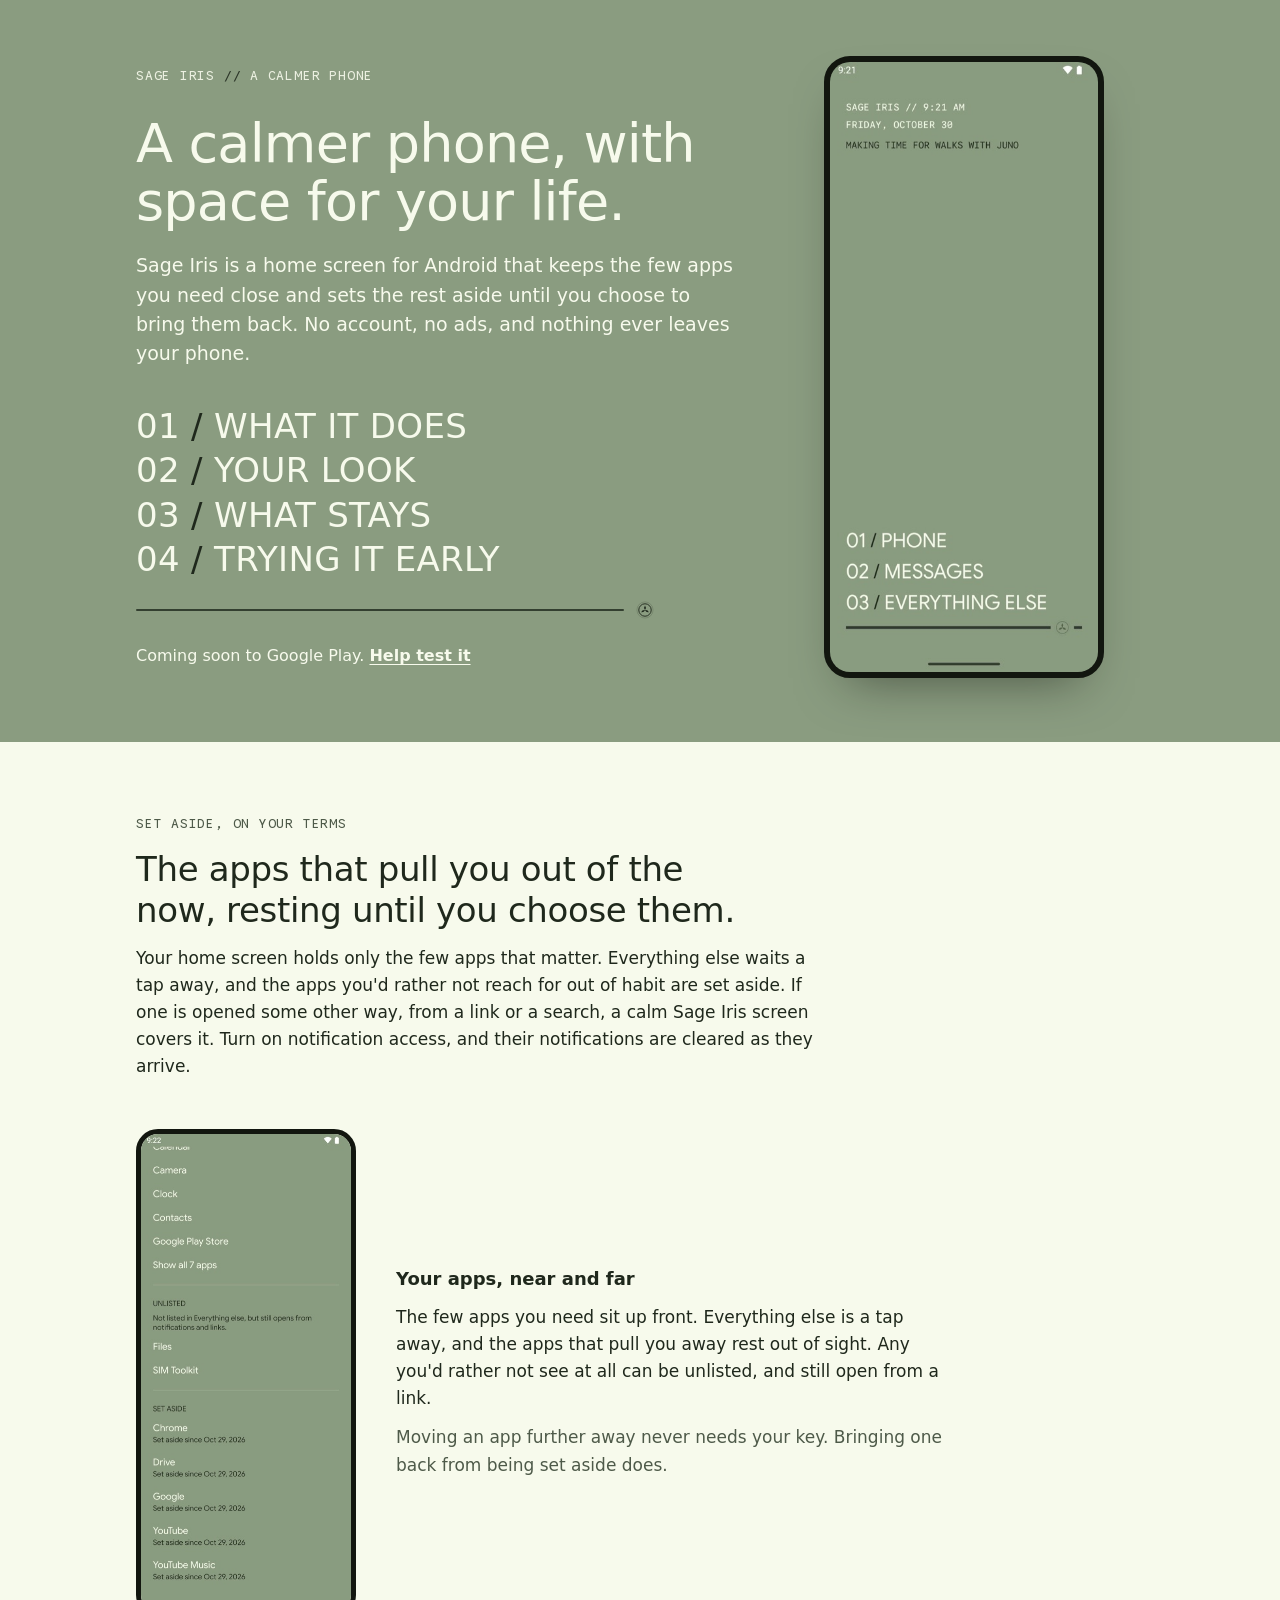
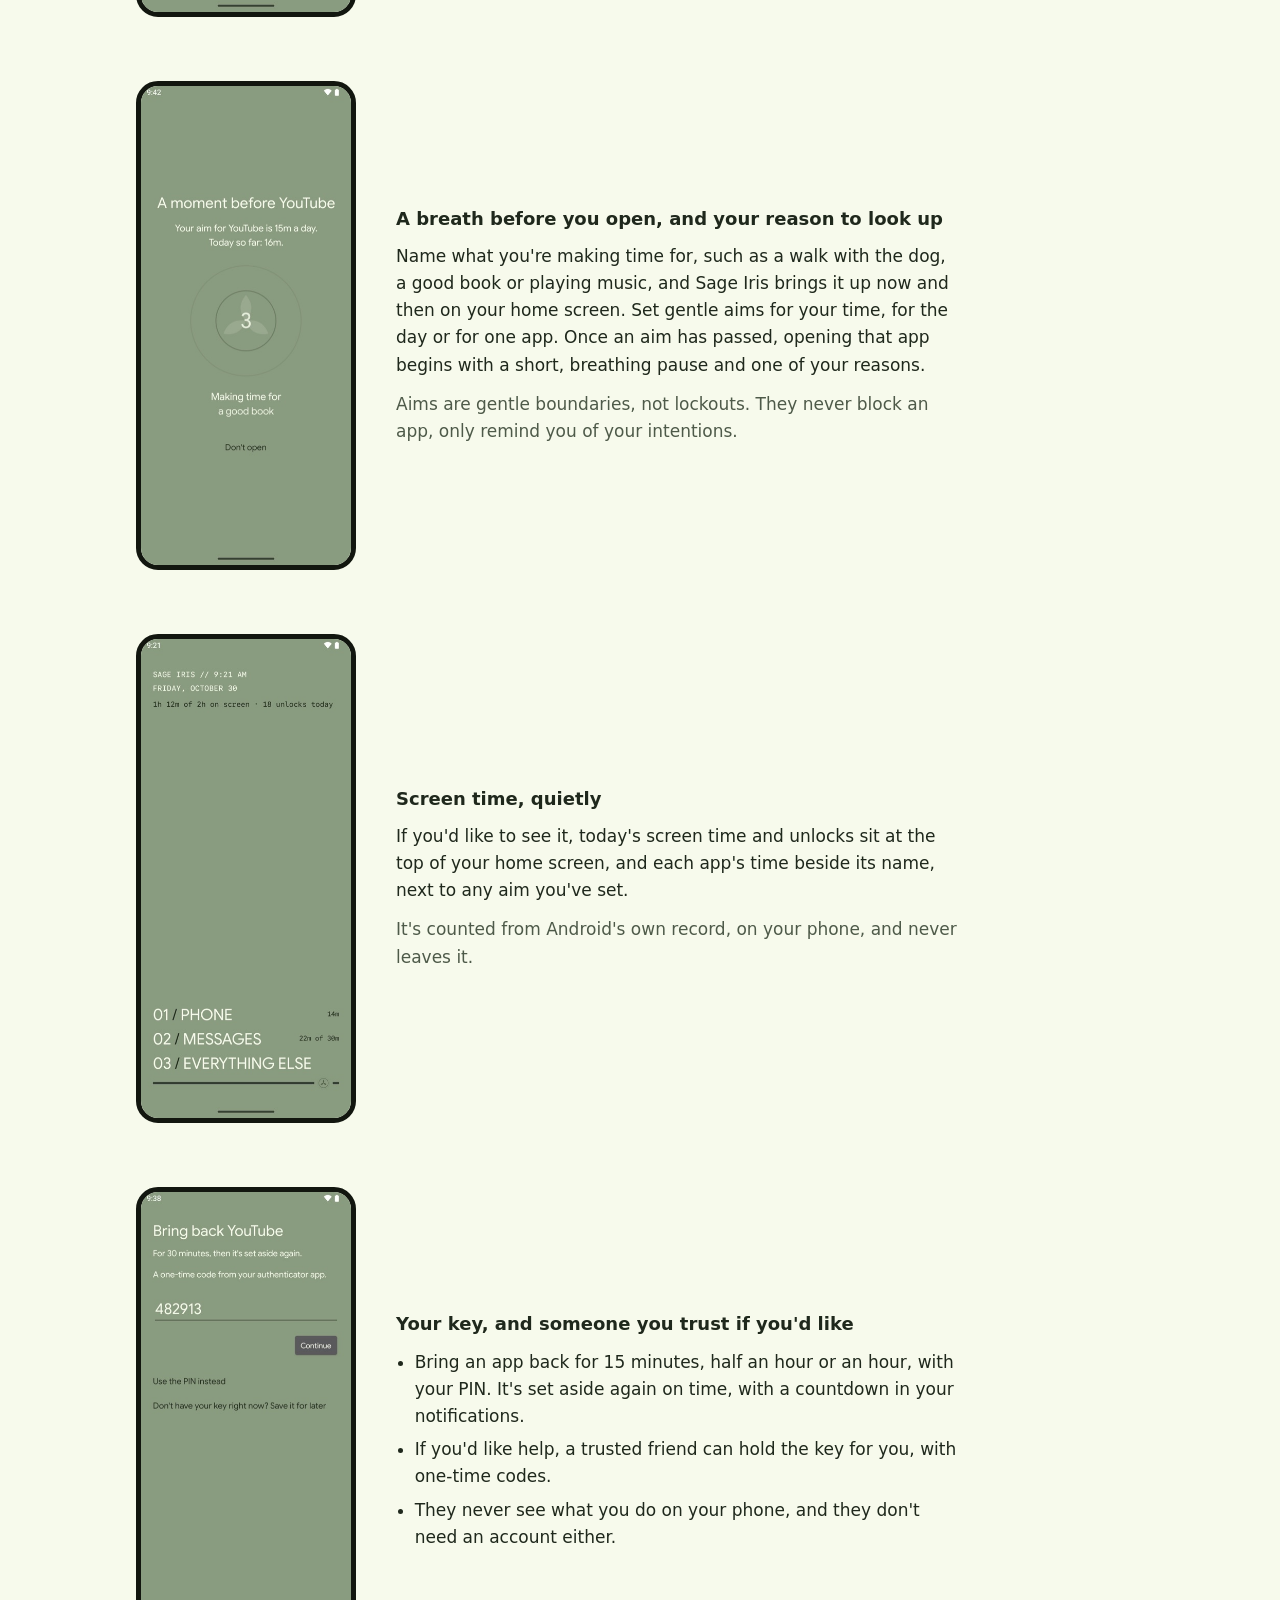
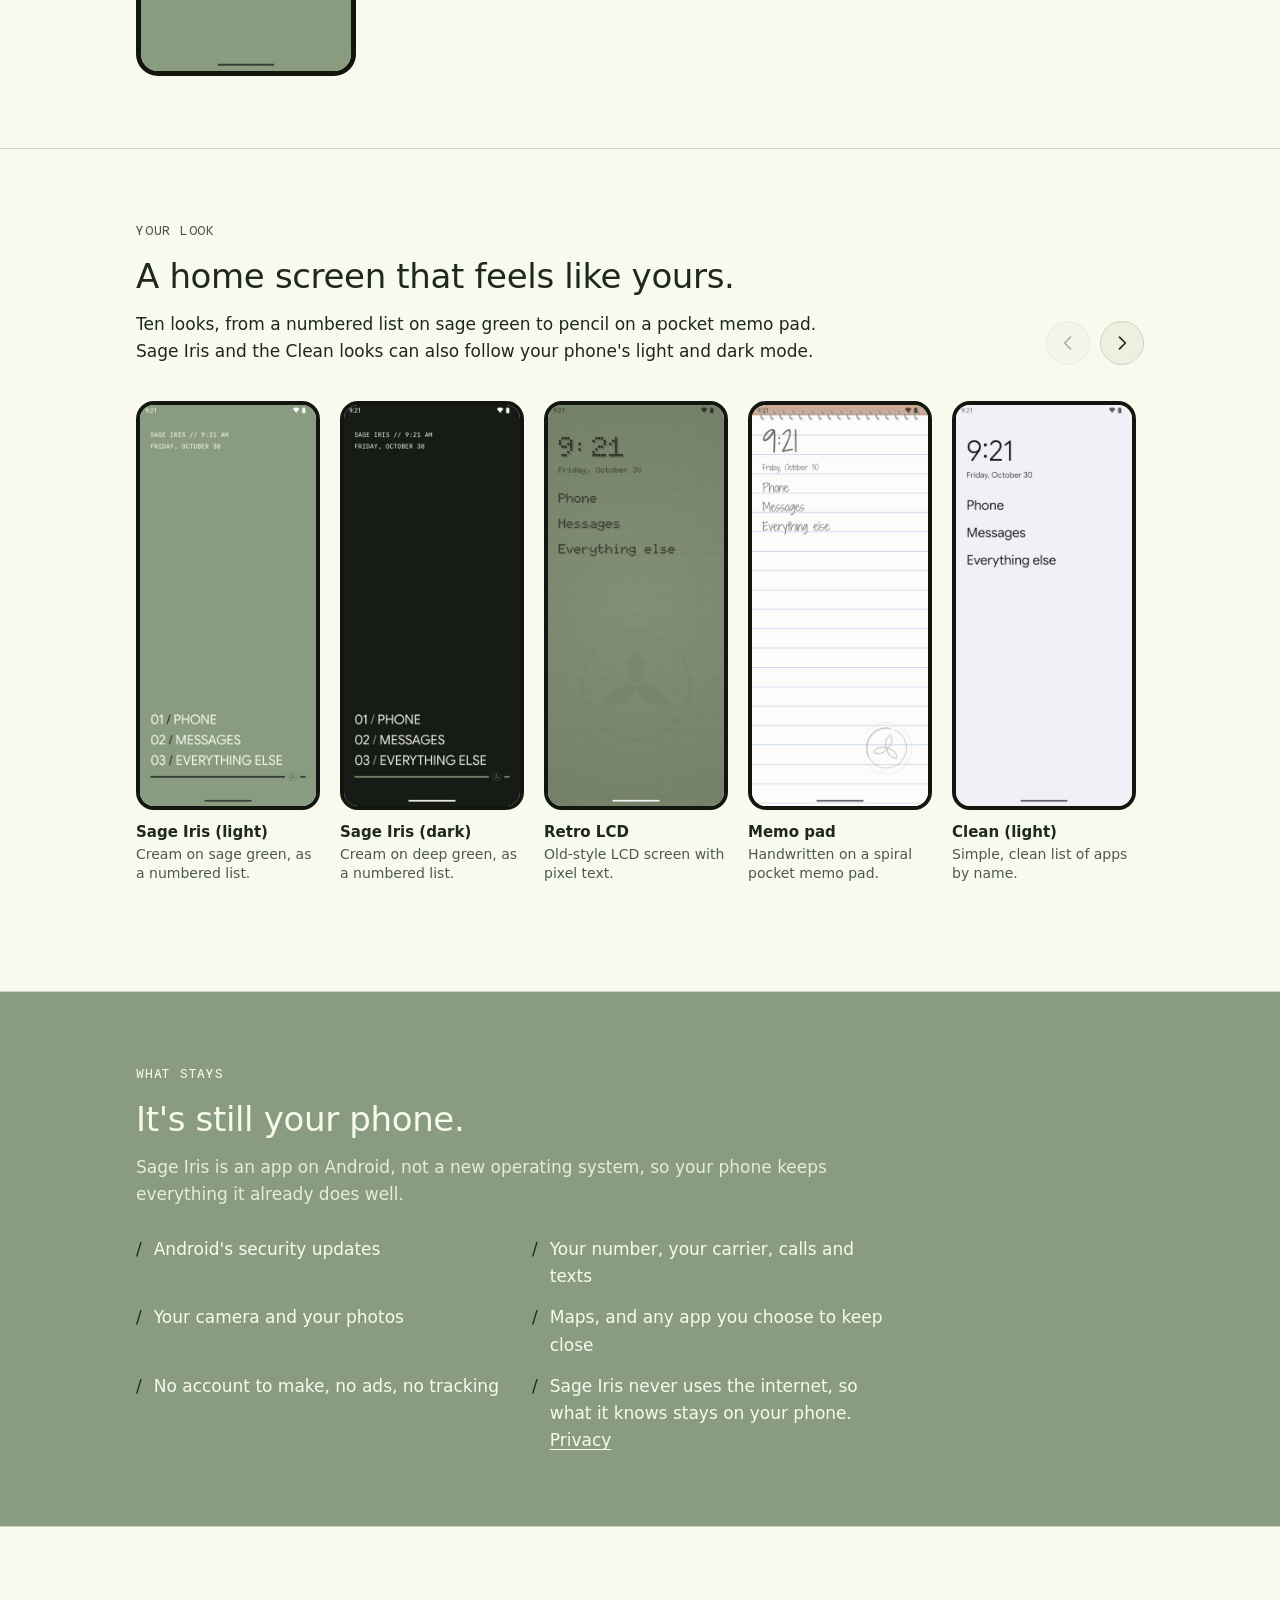
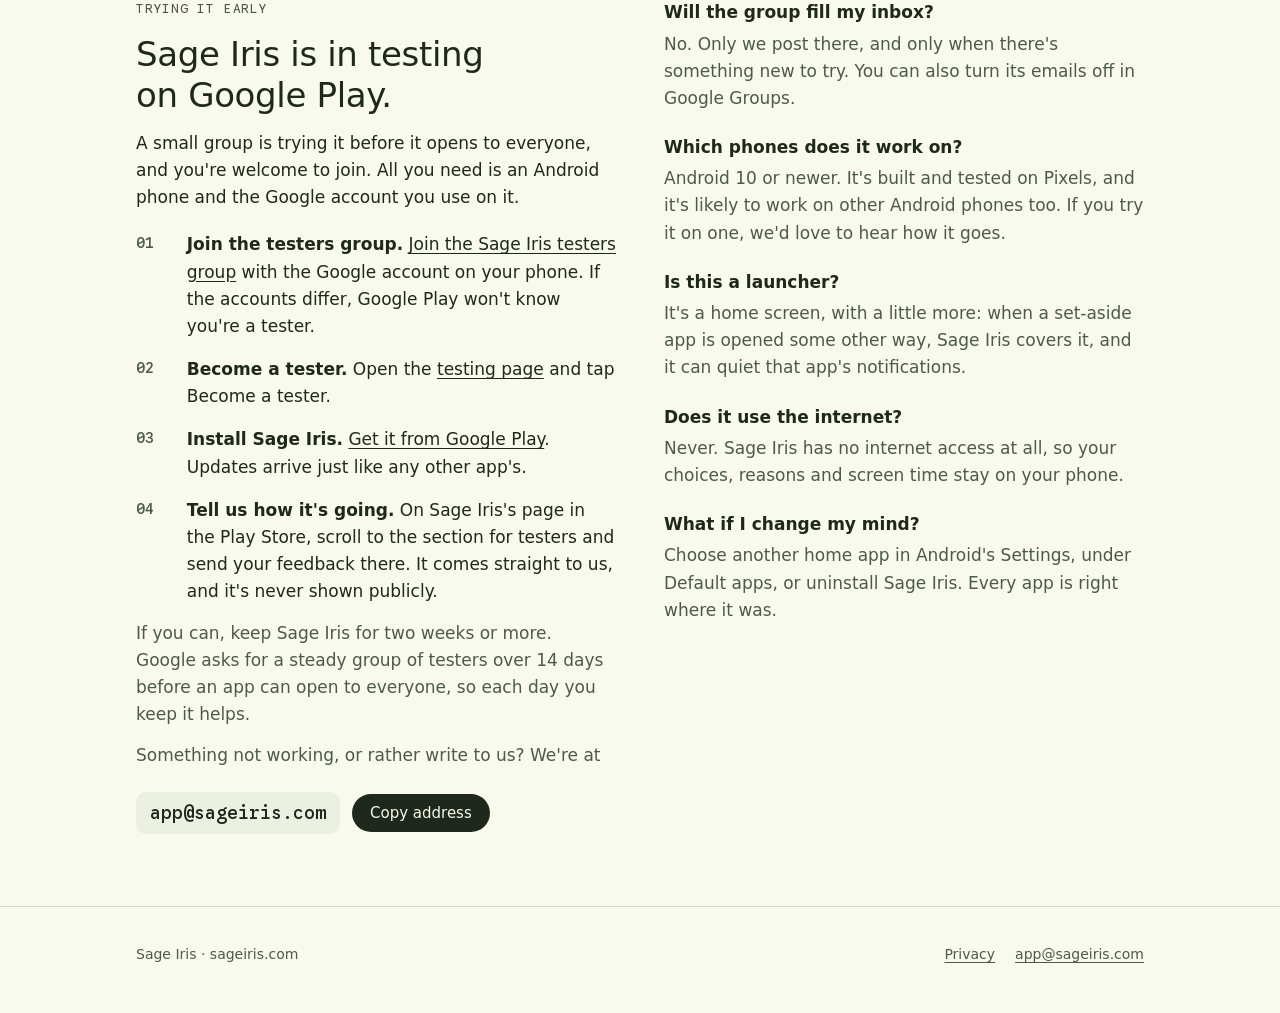
<file: index.html>
<!doctype html>
<html lang="en">
<head>
<meta charset="utf-8">
<meta name="viewport" content="width=device-width, initial-scale=1, viewport-fit=cover">
<title>Sage Iris: a calmer phone</title>
<meta name="description" content="Sage Iris is a calm home screen for Android. Keep the few apps you need close, set the rest aside until you choose them, with your own key and reasons. No account, no ads, no tracking.">
<meta name="theme-color" content="#8A9C80">
<link rel="icon" href="favicon.svg" type="image/svg+xml">
<link rel="canonical" href="https://sageiris.com/">
<meta property="og:type" content="website">
<meta property="og:url" content="https://sageiris.com/">
<meta property="og:title" content="Sage Iris: a calmer phone">
<meta property="og:description" content="A calm home screen for Android, with space for your life.">
<meta property="og:image" content="https://sageiris.com/og.png">
<meta name="twitter:card" content="summary_large_image">
<link rel="preconnect" href="https://fonts.googleapis.com">
<link rel="preconnect" href="https://fonts.gstatic.com" crossorigin>
<link rel="stylesheet" href="https://fonts.googleapis.com/css2?family=Google+Sans+Flex:wght@300..700&family=Google+Sans+Code:wght@400..700&display=swap">
<link rel="stylesheet" href="style.css">
</head>
<body>

<svg width="0" height="0" style="position:absolute" aria-hidden="true">
  <symbol id="mark" viewBox="0 0 120 120">
    <circle cx="60" cy="60" r="44" fill="none" stroke="currentColor" stroke-opacity="0.3" stroke-width="3"/>
    <circle cx="60" cy="60" r="34" fill="none" stroke="currentColor" stroke-width="5"/>
    <g fill="currentColor">
      <path d="M60 60 Q70 48 60 36 Q50 48 60 60 Z"/>
      <path d="M60 60 Q70 48 60 36 Q50 48 60 60 Z" transform="rotate(120 60 60)"/>
      <path d="M60 60 Q70 48 60 36 Q50 48 60 60 Z" transform="rotate(240 60 60)"/>
    </g>
  </symbol>
</svg>

<header class="hero">
  <div class="wrap">
    <div>
      <p class="mono status">Sage Iris <span>//</span> A calmer phone</p>
      <h1>A calmer phone, with space for your life.</h1>
      <p class="lede">Sage Iris is a home screen for Android that keeps the few apps you need close and sets the rest aside until you choose to bring them back. No account, no ads, and nothing ever leaves your phone.</p>
      <nav class="list" aria-label="On this page">
        <a href="#what"><span class="num">01</span> <span class="slash">/</span> <span class="name">What it does</span></a>
        <a href="#looks"><span class="num">02</span> <span class="slash">/</span> <span class="name">Your look</span></a>
        <a href="#stays"><span class="num">03</span> <span class="slash">/</span> <span class="name">What stays</span></a>
        <a href="#early"><span class="num">04</span> <span class="slash">/</span> <span class="name">Trying it early</span></a>
      </nav>
      <div class="rule" aria-hidden="true"><svg><use href="#mark"/></svg></div>
      <p class="soon">Coming soon to Google Play. <a href="#early">Help test it</a></p>
    </div>
    <div class="phone">
      <img class="when-light" src="img/light-home.jpg" width="420" height="933" alt="The Sage Iris home screen: Sage Iris, 9:21 AM, Friday, October 30, Making time for walks with Juno, then 01 Phone, 02 Messages, 03 Everything else">
      <img class="when-dark" src="img/dark-home.jpg" width="420" height="933" alt="The Sage Iris home screen in its dark look: the time and date, Making time for walks with Juno, then 01 Phone, 02 Messages, 03 Everything else">
    </div>
  </div>
</header>

<main>
  <section id="what">
    <div class="wrap">
      <div class="prose">
        <p class="mono soft">Set aside, on your terms</p>
        <h2>The apps that pull you out of the now, resting until you choose them.</h2>
        <p>Your home screen holds only the few apps that matter. Everything else waits a tap away, and the apps you'd rather not reach for out of habit are set aside. If one is opened some other way, from a link or a search, a calm Sage Iris screen covers it. Turn on notification access, and their notifications are cleared as they arrive.</p>
      </div>

      <div class="tour">
        <div class="stop">
          <div class="phone">
            <img class="when-light" src="img/light-setaside.jpg" width="420" height="933" loading="lazy" alt="Your apps: Files and SIM Toolkit unlisted, and Chrome, Drive, Google, YouTube and YouTube Music set aside since Oct 29">
            <img class="when-dark" src="img/dark-setaside.jpg" width="420" height="933" loading="lazy" alt="Your apps in the dark look, with the set-aside list">
          </div>
          <div class="text">
            <h3>Your apps, near and far</h3>
            <p>The few apps you need sit up front. Everything else is a tap away, and the apps that pull you away rest out of sight. Any you'd rather not see at all can be unlisted, and still open from a link.</p>
            <p class="soft">Moving an app further away never needs your key. Bringing one back from being set aside does.</p>
          </div>
        </div>

        <div class="stop">
          <div class="phone">
            <img class="when-light" src="img/light-pause.jpg" width="420" height="933" loading="lazy" alt="A moment before YouTube: your aim for YouTube is 15m a day, today so far 16m, a breathing countdown, Making time for a good book, and Don't open">
            <img class="when-dark" src="img/dark-pause.jpg" width="420" height="933" loading="lazy" alt="A moment before YouTube, in the dark look">
          </div>
          <div class="text">
            <h3>A breath before you open, and your reason to look up</h3>
            <p>Name what you're making time for, such as a walk with the dog, a good book or playing music, and Sage Iris brings it up now and then on your home screen. Set gentle aims for your time, for the day or for one app. Once an aim has passed, opening that app begins with a short, breathing pause and one of your reasons.</p>
            <p class="soft">Aims are gentle boundaries, not lockouts. They never block an app, only remind you of your intentions.</p>
          </div>
        </div>

        <div class="stop">
          <div class="phone">
            <img class="when-light" src="img/light-screen-time.jpg" width="420" height="933" loading="lazy" alt="The home screen showing 1h 12m of 2h on screen and 18 unlocks today, with 14m beside Phone and 22m of 30m beside Messages">
            <img class="when-dark" src="img/dark-screen-time.jpg" width="420" height="933" loading="lazy" alt="The same home screen with today's screen time, in the dark look">
          </div>
          <div class="text">
            <h3>Screen time, quietly</h3>
            <p>If you'd like to see it, today's screen time and unlocks sit at the top of your home screen, and each app's time beside its name, next to any aim you've set.</p>
            <p class="soft">It's counted from Android's own record, on your phone, and never leaves it.</p>
          </div>
        </div>

        <div class="stop">
          <div class="phone">
            <img class="when-light" src="img/light-key-code.jpg" width="420" height="933" loading="lazy" alt="Bring back YouTube: for 30 minutes, then it's set aside again, with a one-time code from an authenticator app typed in">
            <img class="when-dark" src="img/dark-key-code.jpg" width="420" height="933" loading="lazy" alt="Bring back YouTube with a one-time code, in the dark look">
          </div>
          <div class="text">
            <h3>Your key, and someone you trust if you'd like</h3>
            <ul>
              <li>Bring an app back for 15 minutes, half an hour or an hour, with your PIN. It's set aside again on time, with a countdown in your notifications.</li>
              <li>If you'd like help, a trusted friend can hold the key for you, with one-time codes.</li>
              <li>They never see what you do on your phone, and they don't need an account either.</li>
            </ul>
          </div>
        </div>

      </div>
    </div>
  </section>

  <section id="looks">
    <div class="wrap">
      <div class="looks-head">
        <div class="prose">
          <p class="mono soft">Your look</p>
          <h2>A home screen that feels like yours.</h2>
          <p>Ten looks, from a numbered list on sage green to pencil on a pocket memo pad. Sage Iris and the Clean looks can also follow your phone's light and dark mode.</p>
        </div>
        <div class="pan" aria-hidden="true">
          <button type="button" class="pan-prev" tabindex="-1" aria-label="Previous looks"><svg viewBox="0 0 24 24"><path d="M15 5l-7 7 7 7"/></svg></button>
          <button type="button" class="pan-next" tabindex="-1" aria-label="More looks"><svg viewBox="0 0 24 24"><path d="M9 5l7 7-7 7"/></svg></button>
        </div>
      </div>
      <div class="rail" tabindex="0" role="region" aria-label="The ten looks, side by side. Scroll sideways to see them all.">
        <ul>
          <li><figure>
            <div class="phone"><img src="img/look-sage-light.jpg" width="420" height="933" loading="lazy" alt="The home screen in Sage Iris (light): the time, the date, then Phone, Messages and Everything else"></div>
            <figcaption><b>Sage Iris (light)</b><span>Cream on sage green, as a numbered list.</span></figcaption>
          </figure></li>
          <li><figure>
            <div class="phone"><img src="img/look-sage-dark.jpg" width="420" height="933" loading="lazy" alt="The home screen in Sage Iris (dark): the time, the date, then Phone, Messages and Everything else"></div>
            <figcaption><b>Sage Iris (dark)</b><span>Cream on deep green, as a numbered list.</span></figcaption>
          </figure></li>
          <li><figure>
            <div class="phone"><img src="img/look-retro-lcd.jpg" width="420" height="933" loading="lazy" alt="The home screen in Retro LCD: the time, the date, then Phone, Messages and Everything else"></div>
            <figcaption><b>Retro LCD</b><span>Old-style LCD screen with pixel text.</span></figcaption>
          </figure></li>
          <li><figure>
            <div class="phone"><img src="img/look-memo-pad.jpg" width="420" height="933" loading="lazy" alt="The home screen in Memo pad: the time, the date, then Phone, Messages and Everything else"></div>
            <figcaption><b>Memo pad</b><span>Handwritten on a spiral pocket memo pad.</span></figcaption>
          </figure></li>
          <li><figure>
            <div class="phone"><img src="img/look-clean-light.jpg" width="420" height="933" loading="lazy" alt="The home screen in Clean (light): the time, the date, then Phone, Messages and Everything else"></div>
            <figcaption><b>Clean (light)</b><span>Simple, clean list of apps by name.</span></figcaption>
          </figure></li>
          <li><figure>
            <div class="phone"><img src="img/look-clean-dark.jpg" width="420" height="933" loading="lazy" alt="The home screen in Clean (dark): the time, the date, then Phone, Messages and Everything else"></div>
            <figcaption><b>Clean (dark)</b><span>Simple, clean list of apps by name.</span></figcaption>
          </figure></li>
          <li><figure>
            <div class="phone"><img src="img/look-clean-icons-light.jpg" width="420" height="933" loading="lazy" alt="The home screen in Clean with icons (light): the time, the date, then Phone, Messages and Everything else"></div>
            <figcaption><b>Clean with icons (light)</b><span>Same clean list, but with icons shown.</span></figcaption>
          </figure></li>
          <li><figure>
            <div class="phone"><img src="img/look-clean-icons-dark.jpg" width="420" height="933" loading="lazy" alt="The home screen in Clean with icons (dark): the time, the date, then Phone, Messages and Everything else"></div>
            <figcaption><b>Clean with icons (dark)</b><span>Same clean list, but with icons shown.</span></figcaption>
          </figure></li>
          <li><figure>
            <div class="phone"><img src="img/look-clean-grid-light.jpg" width="420" height="933" loading="lazy" alt="The home screen in Clean icon grid (light): the time, the date, then Phone, Messages and Everything else"></div>
            <figcaption><b>Clean icon grid (light)</b><span>Clean, with just the icons in a grid.</span></figcaption>
          </figure></li>
          <li><figure>
            <div class="phone"><img src="img/look-clean-grid-dark.jpg" width="420" height="933" loading="lazy" alt="The home screen in Clean icon grid (dark): the time, the date, then Phone, Messages and Everything else"></div>
            <figcaption><b>Clean icon grid (dark)</b><span>Clean, with just the icons in a grid.</span></figcaption>
          </figure></li>
        </ul>
      </div>
    </div>
  </section>

  <section class="keep" id="stays">
    <div class="wrap">
      <div class="prose">
        <p class="mono">What stays</p>
        <h2>It's still your phone.</h2>
        <p class="soft">Sage Iris is an app on Android, not a new operating system, so your phone keeps everything it already does well.</p>
      </div>
      <ul>
        <li><span class="slash">/</span><span>Android's security updates</span></li>
        <li><span class="slash">/</span><span>Your number, your carrier, calls and texts</span></li>
        <li><span class="slash">/</span><span>Your camera and your photos</span></li>
        <li><span class="slash">/</span><span>Maps, and any app you choose to keep close</span></li>
        <li><span class="slash">/</span><span>No account to make, no ads, no tracking</span></li>
        <li><span class="slash">/</span><span>Sage Iris never uses the internet, so what it knows stays on your phone. <a href="/privacy">Privacy</a></span></li>
      </ul>
    </div>
  </section>

  <section id="early">
    <div class="wrap early">
      <div class="prose">
        <p class="mono soft">Trying it early</p>
        <h2>Sage Iris is in testing on Google Play.</h2>
        <p>A small group is trying it before it opens to everyone, and you're welcome to join. All you need is an Android phone and the Google account you use on it.</p>
        <ol class="steps">
          <li><span><b>Join the testers group.</b> <a href="https://groups.google.com/g/sage-iris-testers">Join the Sage Iris testers group</a> with the Google account on your phone. If the accounts differ, Google Play won't know you're a tester.</span></li>
          <li><span><b>Become a tester.</b> Open the <a href="https://play.google.com/apps/testing/com.sageiris.phone">testing page</a> and tap Become a tester.</span></li>
          <li><span><b>Install Sage Iris.</b> <a href="https://play.google.com/store/apps/details?id=com.sageiris.phone">Get it from Google Play</a>. Updates arrive just like any other app's.</span></li>
          <li><span><b>Tell us how it's going.</b> On Sage Iris's page in the Play Store, scroll to the section for testers and send your feedback there. It comes straight to us, and it's never shown publicly.</span></li>
        </ol>
        <p class="soft">If you can, keep Sage Iris for two weeks or more. Google asks for a steady group of testers over 14 days before an app can open to everyone, so each day you keep it helps.</p>
        <p class="soft">Something not working, or rather write to us? We're at</p>
        <div class="address">
          <a id="email" href="mailto:app@sageiris.com">app@sageiris.com</a>
          <button type="button" data-copy="email">Copy address</button>
        </div>
      </div>
      <dl>
        <div><dt>Will the group fill my inbox?</dt><dd>No. Only we post there, and only when there's something new to try. You can also turn its emails off in Google Groups.</dd></div>
        <div><dt>Which phones does it work on?</dt><dd>Android 10 or newer. It's built and tested on Pixels, and it's likely to work on other Android phones too. If you try it on one, we'd love to hear how it goes.</dd></div>
        <div><dt>Is this a launcher?</dt><dd>It's a home screen, with a little more: when a set-aside app is opened some other way, Sage Iris covers it, and it can quiet that app's notifications.</dd></div>
        <div><dt>Does it use the internet?</dt><dd>Never. Sage Iris has no internet access at all, so your choices, reasons and screen time stay on your phone.</dd></div>
        <div><dt>What if I change my mind?</dt><dd>Choose another home app in Android's Settings, under Default apps, or uninstall Sage Iris. Every app is right where it was.</dd></div>
      </dl>
    </div>
  </section>
</main>

<footer>
  <div class="wrap">
    <span>Sage Iris · sageiris.com</span>
    <nav aria-label="Footer">
      <a href="/privacy">Privacy</a>
      <a href="mailto:app@sageiris.com">app@sageiris.com</a>
    </nav>
  </div>
</footer>

<script>
  // The looks rail: the arrows pan by a screenful of cards and rest at either end.
  document.querySelectorAll('.rail').forEach(function (rail) {
    var section = rail.closest('section');
    var prev = section.querySelector('.pan-prev'), next = section.querySelector('.pan-next');
    var step = function () { return Math.max(rail.clientWidth * 0.8, 200); };
    var update = function () {
      prev.disabled = rail.scrollLeft <= 2;
      next.disabled = rail.scrollLeft + rail.clientWidth >= rail.scrollWidth - 2;
    };
    prev.addEventListener('click', function () { rail.scrollBy({ left: -step(), behavior: 'smooth' }); });
    next.addEventListener('click', function () { rail.scrollBy({ left: step(), behavior: 'smooth' }); });
    rail.addEventListener('scroll', update, { passive: true });
    window.addEventListener('resize', update);
    update();
  });

  document.querySelectorAll('button[data-copy]').forEach(function (button) {
    button.addEventListener('click', function () {
      var target = document.getElementById(button.dataset.copy);
      var label = button.textContent;
      var done = function (text) { button.textContent = text; setTimeout(function () { button.textContent = label; }, 1600); };
      var select = function () {
        var range = document.createRange();
        range.selectNodeContents(target);
        var selection = window.getSelection();
        selection.removeAllRanges();
        selection.addRange(range);
        done('Selected');
      };
      try {
        navigator.clipboard.writeText(target.textContent).then(function () { done('Copied'); }, select);
      } catch (e) {
        select();
      }
    });
  });
</script>
</body>
</html>
</file>
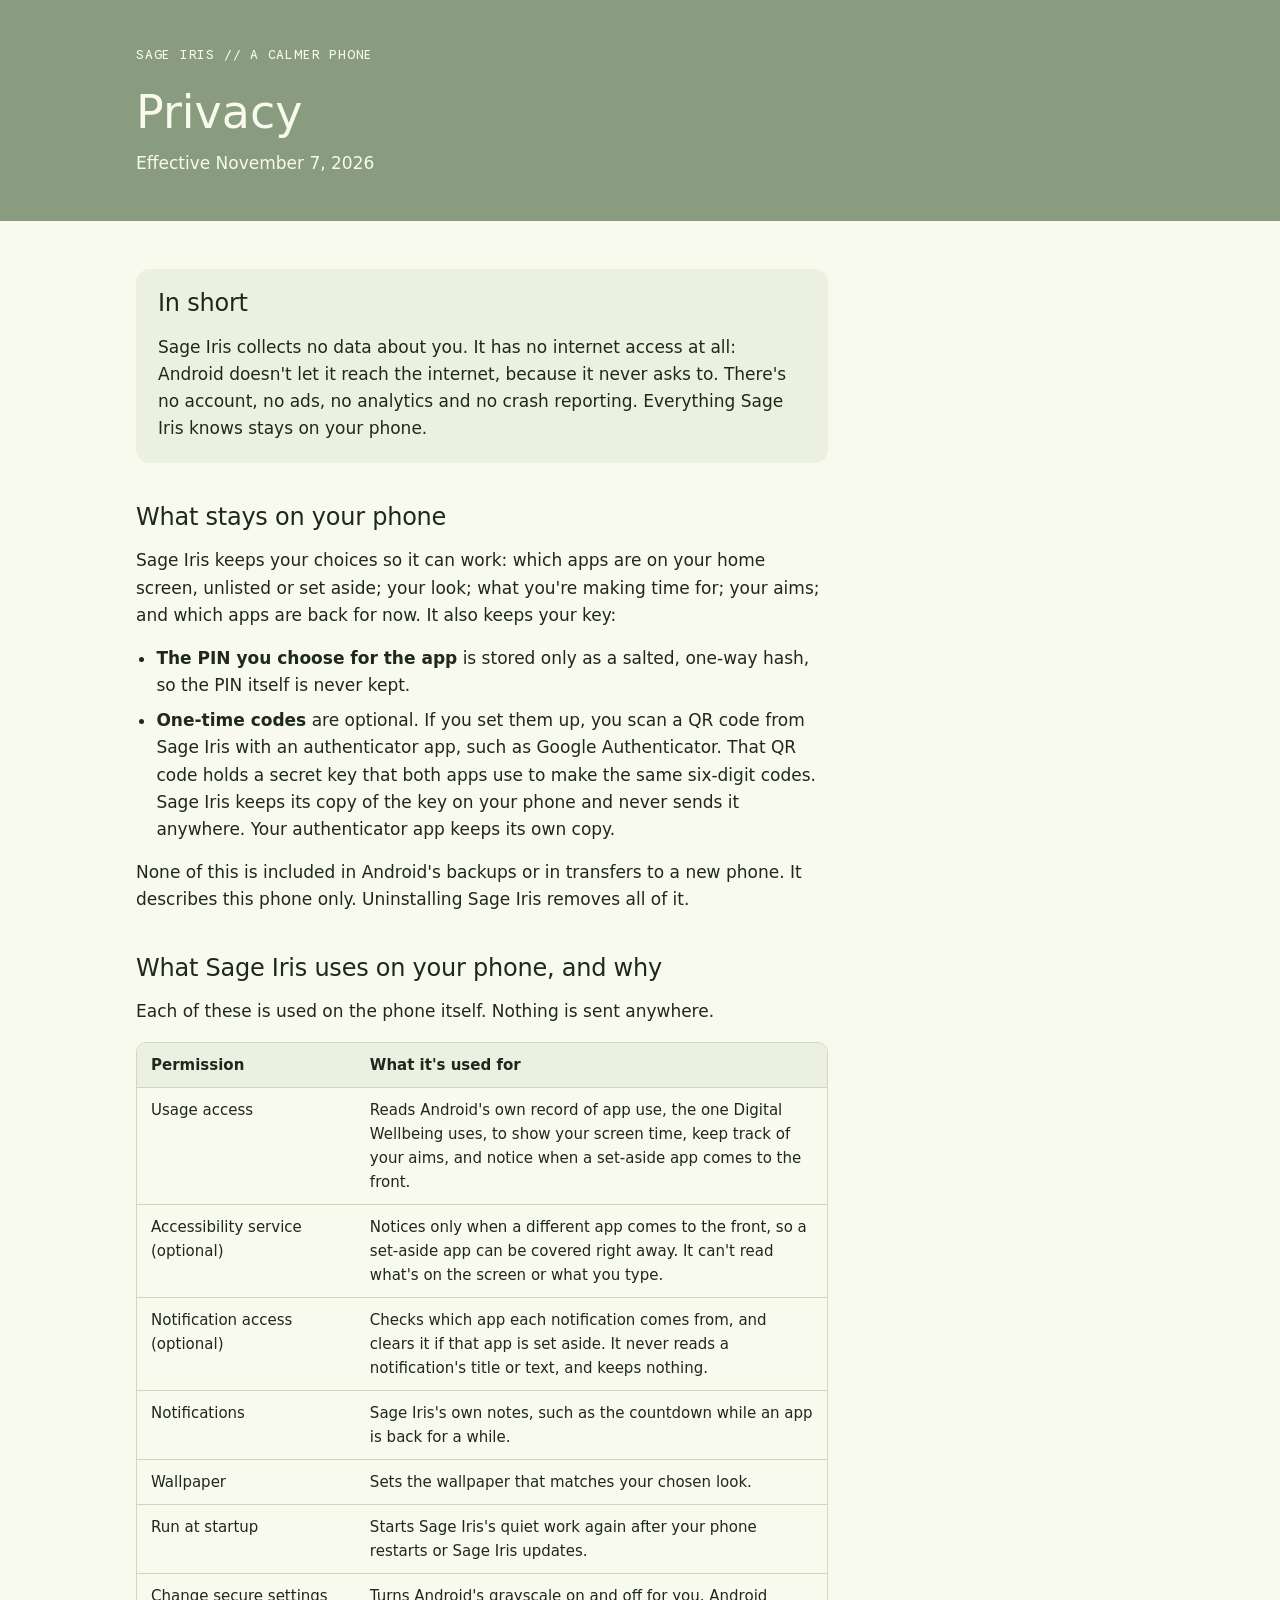
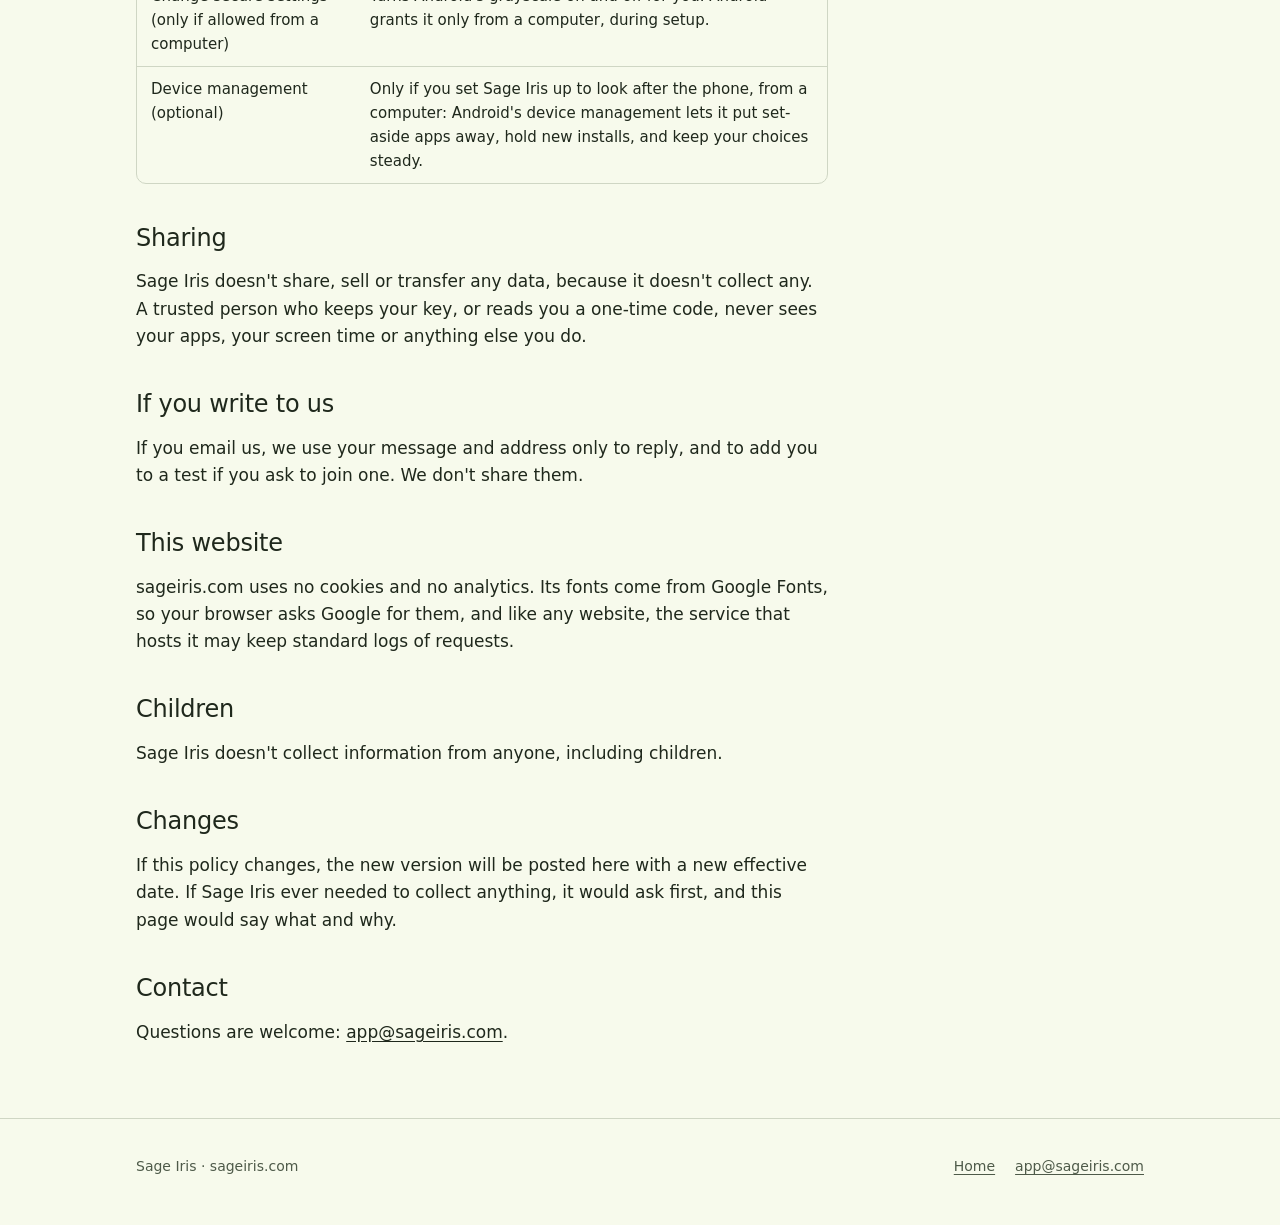
<file: privacy.html>
<!doctype html>
<html lang="en">
<head>
<meta charset="utf-8">
<meta name="viewport" content="width=device-width, initial-scale=1, viewport-fit=cover">
<title>Privacy · Sage Iris</title>
<meta name="description" content="Sage Iris collects no data. It has no internet access, no account, no ads and no analytics, so everything it knows stays on your phone.">
<meta name="theme-color" content="#8A9C80">
<link rel="icon" href="favicon.svg" type="image/svg+xml">
<link rel="canonical" href="https://sageiris.com/privacy">
<link rel="preconnect" href="https://fonts.googleapis.com">
<link rel="preconnect" href="https://fonts.gstatic.com" crossorigin>
<link rel="stylesheet" href="https://fonts.googleapis.com/css2?family=Google+Sans+Flex:wght@300..700&family=Google+Sans+Code:wght@400..700&display=swap">
<link rel="stylesheet" href="style.css">
</head>
<body>

<header class="doc-head">
  <div class="wrap">
    <a class="mono" href="/">Sage Iris <span aria-hidden="true">//</span> A calmer phone</a>
    <h1>Privacy</h1>
    <p>Effective November 7, 2026</p>
  </div>
</header>

<main class="doc">
  <div class="wrap">
    <div class="prose">
      <div class="summary prose">
        <h2 style="margin-top: 0;">In short</h2>
        <p>Sage Iris collects no data about you. It has no internet access at all: Android doesn't let it reach the internet, because it never asks to. There's no account, no ads, no analytics and no crash reporting. Everything Sage Iris knows stays on your phone.</p>
      </div>

      <h2>What stays on your phone</h2>
      <p>Sage Iris keeps your choices so it can work: which apps are on your home screen, unlisted or set aside; your look; what you're making time for; your aims; and which apps are back for now. It also keeps your key:</p>
      <ul>
        <li><b>The PIN you choose for the app</b> is stored only as a salted, one-way hash, so the PIN itself is never kept.</li>
        <li><b>One-time codes</b> are optional. If you set them up, you scan a QR code from Sage Iris with an authenticator app, such as Google Authenticator. That QR code holds a secret key that both apps use to make the same six-digit codes. Sage Iris keeps its copy of the key on your phone and never sends it anywhere. Your authenticator app keeps its own copy.</li>
      </ul>
      <p>None of this is included in Android's backups or in transfers to a new phone. It describes this phone only. Uninstalling Sage Iris removes all of it.</p>

      <h2>What Sage Iris uses on your phone, and why</h2>
      <p>Each of these is used on the phone itself. Nothing is sent anywhere.</p>
      <div class="table-wrap">
        <table>
          <thead><tr><th>Permission</th><th>What it's used for</th></tr></thead>
          <tbody>
            <tr><td>Usage access</td><td>Reads Android's own record of app use, the one Digital Wellbeing uses, to show your screen time, keep track of your aims, and notice when a set-aside app comes to the front.</td></tr>
            <tr><td>Accessibility service (optional)</td><td>Notices only when a different app comes to the front, so a set-aside app can be covered right away. It can't read what's on the screen or what you type.</td></tr>
            <tr><td>Notification access (optional)</td><td>Checks which app each notification comes from, and clears it if that app is set aside. It never reads a notification's title or text, and keeps nothing.</td></tr>
            <tr><td>Notifications</td><td>Sage Iris's own notes, such as the countdown while an app is back for a while.</td></tr>
            <tr><td>Wallpaper</td><td>Sets the wallpaper that matches your chosen look.</td></tr>
            <tr><td>Run at startup</td><td>Starts Sage Iris's quiet work again after your phone restarts or Sage Iris updates.</td></tr>
            <tr><td>Change secure settings (only if allowed from a computer)</td><td>Turns Android's grayscale on and off for you. Android grants it only from a computer, during setup.</td></tr>
            <tr><td>Device management (optional)</td><td>Only if you set Sage Iris up to look after the phone, from a computer: Android's device management lets it put set-aside apps away, hold new installs, and keep your choices steady.</td></tr>
          </tbody>
        </table>
      </div>

      <h2>Sharing</h2>
      <p>Sage Iris doesn't share, sell or transfer any data, because it doesn't collect any. A trusted person who keeps your key, or reads you a one-time code, never sees your apps, your screen time or anything else you do.</p>

      <h2>If you write to us</h2>
      <p>If you email us, we use your message and address only to reply, and to add you to a test if you ask to join one. We don't share them.</p>

      <h2>This website</h2>
      <p>sageiris.com uses no cookies and no analytics. Its fonts come from Google Fonts, so your browser asks Google for them, and like any website, the service that hosts it may keep standard logs of requests.</p>

      <h2>Children</h2>
      <p>Sage Iris doesn't collect information from anyone, including children.</p>

      <h2>Changes</h2>
      <p>If this policy changes, the new version will be posted here with a new effective date. If Sage Iris ever needed to collect anything, it would ask first, and this page would say what and why.</p>

      <h2>Contact</h2>
      <p>Questions are welcome: <a href="mailto:app@sageiris.com">app@sageiris.com</a>.</p>
    </div>
  </div>
</main>

<footer>
  <div class="wrap">
    <span>Sage Iris · sageiris.com</span>
    <nav aria-label="Footer">
      <a href="/">Home</a>
      <a href="mailto:app@sageiris.com">app@sageiris.com</a>
    </nav>
  </div>
</footer>
</body>
</html>
</file>
<file: style.css>
/* sageiris.com: one calm column, like the phone's own list. The hero is the home screen itself, set in
   type, beside the real screen; sage bands mark the places the page speaks about the phone. */
:root {
  --page: #F7FAEC;        /* the app's cream */
  --ink: #1F281C;         /* the app's dark ink */
  --soft: #4E5A49;        /* quieter text, ink toward sage */
  --sage: #8A9C80;        /* the app's sage ground */
  --on-sage: #F7FAEC;
  --sage-ink: #1F281C;    /* slashes and small text on sage */
  --rule: #CFD6C4;
  --panel: #ECF0E1;
  --font-body: "Google Sans Flex", "Roboto", system-ui, sans-serif;
  --font-mono: "Google Sans Code", ui-monospace, "SFMono-Regular", Menlo, monospace;
  --measure: 64ch;
  color-scheme: light;
}
@media (prefers-color-scheme: dark) {
  :root {
    --page: #161C15; --ink: #E9ECDF; --soft: #AEB8A6; --sage: #232C21; --on-sage: #E9ECDF;
    --sage-ink: #8A9E82; --rule: #313833; --panel: #1C231B;
    color-scheme: dark;
  }
}

/* Each screenshot comes in the app's light and dark looks; the page shows the one that matches. */
.phone .when-dark { display: none; }
@media (prefers-color-scheme: dark) {
  .phone .when-dark { display: block; }
  .phone .when-light { display: none; }
}

* { box-sizing: border-box; }
html { scroll-behavior: smooth; -webkit-text-size-adjust: 100%; }
@media (prefers-reduced-motion: reduce) { html { scroll-behavior: auto; } }
body { background: var(--page); color: var(--ink); font: 400 17px/1.6 var(--font-body); margin: 0; }
.wrap { max-width: 1040px; margin: 0 auto; padding-left: max(16px, env(safe-area-inset-left, 0px)); padding-right: max(16px, env(safe-area-inset-right, 0px)); }
a { color: inherit; text-underline-offset: 3px; }
a:focus-visible, button:focus-visible { outline: 2px solid var(--sage-ink); outline-offset: 3px; border-radius: 4px; }
h1, h2, h3 { text-wrap: balance; margin: 0; font-weight: 500; }
h2 { font-size: clamp(26px, 3.4vw, 34px); line-height: 1.2; letter-spacing: -0.01em; }
h3 { font-size: 18px; line-height: 1.35; font-weight: 600; }
p { margin: 0; }
.mono { font-family: var(--font-mono); font-size: 13px; letter-spacing: 0.06em; text-transform: uppercase; }
.prose { max-width: var(--measure); display: grid; gap: 14px; }
.soft { color: var(--soft); }
section { padding-block: 72px; }
section + section { border-top: 1px solid var(--rule); }

/* Hero: the sage home screen. */
.hero { background: var(--sage); color: var(--on-sage); padding-block: 56px 64px; }
.hero .wrap { display: grid; grid-template-columns: minmax(0, 1.25fr) minmax(0, 0.75fr); gap: 48px; align-items: center; }
.hero .status { opacity: 0.9; }
.hero .status span, .hero .slash { color: var(--sage-ink); }
.hero h1 { font-size: clamp(34px, 5vw, 54px); line-height: 1.08; font-weight: 400; letter-spacing: -0.015em; margin-top: 28px; }
.hero .lede { font-size: 19px; line-height: 1.55; margin-top: 20px; max-width: 34em; }
.list { margin-top: 36px; display: grid; gap: 2px; font-weight: 300; font-size: clamp(24px, 3.2vw, 34px); line-height: 1.25; text-transform: uppercase; letter-spacing: 0.01em; }
.list a { text-decoration: none; display: inline-block; }
.list a:hover .name { text-decoration: underline; text-decoration-thickness: 1px; }
.rule { margin-top: 18px; display: flex; align-items: center; gap: 10px; max-width: 520px; }
.rule::before { content: ""; flex: 1; height: 2px; background: var(--sage-ink); opacity: 0.8; border-radius: 1px; }
.rule svg { width: 22px; height: 22px; color: var(--sage-ink); flex: none; }
.soon { margin-top: 22px; font-size: 16px; }
.soon a { font-weight: 600; }
.phone { width: 100%; max-width: 280px; aspect-ratio: 1080 / 2400; border-radius: 26px; border: 6px solid #12160F; overflow: hidden; background: #12160F; justify-self: center; box-shadow: 0 24px 50px -24px rgba(18, 22, 15, 0.55); }
.phone img { display: block; width: 100%; height: 100%; object-fit: cover; }

/* The features, each beside its screen. */
.tour { display: grid; gap: 64px; margin-top: 48px; }
.stop { display: grid; grid-template-columns: 220px minmax(0, 1fr); gap: 40px; align-items: center; }
.stop .phone { max-width: 220px; border-width: 5px; border-radius: 22px; box-shadow: none; }
.stop .text { display: grid; gap: 12px; max-width: 52ch; }
.stop .text ul { margin: 0; padding-left: 1.1em; display: grid; gap: 6px; }
/* Your look: every look in a row that pans, like the app's own picker. */
.looks-head { display: flex; justify-content: space-between; align-items: end; gap: 24px; }
.pan { display: flex; gap: 10px; flex: none; }
.pan button { width: 44px; height: 44px; border-radius: 50%; border: 1px solid var(--rule); background: var(--panel); color: var(--ink); display: grid; place-items: center; cursor: pointer; padding: 0; }
.pan button:hover:not(:disabled) { border-color: var(--soft); }
.pan button:disabled { opacity: 0.35; cursor: default; }
.pan svg { width: 20px; height: 20px; fill: none; stroke: currentColor; stroke-width: 2; stroke-linecap: round; stroke-linejoin: round; }
.rail { margin-top: 36px; overflow-x: auto; scroll-snap-type: x mandatory; overscroll-behavior-x: contain; scrollbar-width: thin; padding-bottom: 14px; border-radius: 4px; }
.rail:focus-visible { outline: 2px solid var(--sage-ink); outline-offset: 4px; }
.rail ul { list-style: none; margin: 0; padding: 0; display: grid; grid-auto-flow: column; grid-auto-columns: 184px; gap: 20px; }
.rail li { scroll-snap-align: start; }
.rail figure { margin: 0; display: grid; gap: 12px; }
.rail .phone { max-width: none; border-width: 4px; border-radius: 18px; box-shadow: none; }
.rail figcaption { display: grid; gap: 2px; font-size: 15px; line-height: 1.4; }
.rail figcaption span { color: var(--soft); font-size: 14px; }

/* What stays: a sage band. */
.keep { background: var(--sage); color: var(--on-sage); }
.keep .soft { color: var(--on-sage); opacity: 0.85; }
.keep ul { list-style: none; margin: 28px 0 0; padding: 0; display: grid; grid-template-columns: repeat(2, minmax(0, 1fr)); gap: 14px 32px; max-width: 760px; }
.keep li { display: grid; grid-template-columns: auto minmax(0, 1fr); gap: 12px; }
.keep li .slash { color: var(--sage-ink); font-weight: 300; }

/* Trying it early, and questions. */
.early { display: grid; grid-template-columns: minmax(0, 1fr) minmax(0, 1fr); gap: 48px; align-items: start; }
.address { display: flex; flex-wrap: wrap; align-items: center; gap: 12px; margin-top: 8px; }
.address a { font: 500 18px var(--font-mono); background: var(--panel); padding: 10px 14px; border-radius: 10px; text-decoration: none; }
.address button { font: 500 15px var(--font-body); color: var(--page); background: var(--ink); border: 0; border-radius: 999px; padding: 10px 18px; cursor: pointer; }
.steps { list-style: none; counter-reset: step; margin: 6px 0 0; padding: 0; display: grid; gap: 16px; }
.steps li { counter-increment: step; display: grid; grid-template-columns: 2.4em minmax(0, 1fr); column-gap: 10px; }
.steps li::before { content: counter(step, decimal-leading-zero); font: 500 15px/1.7 var(--font-mono); color: var(--soft); }
.steps b { font-weight: 600; }
dl { margin: 0; display: grid; gap: 22px; }
dt { font-weight: 600; }
dd { margin: 4px 0 0; color: var(--soft); }

footer { padding-block: 36px 48px; border-top: 1px solid var(--rule); }
footer .wrap { display: flex; flex-wrap: wrap; justify-content: space-between; gap: 12px 24px; color: var(--soft); font-size: 14px; }
footer nav { display: flex; flex-wrap: wrap; gap: 8px 20px; }

/* The privacy policy: a plain reading page. */
.doc-head { background: var(--sage); color: var(--on-sage); padding-block: 40px 44px; }
.doc-head a { text-decoration: none; }
.doc-head h1 { font-size: clamp(32px, 4.4vw, 46px); font-weight: 400; line-height: 1.1; margin-top: 20px; }
.doc-head p { margin-top: 12px; }
.doc { padding-block: 48px 72px; }
.doc .prose { gap: 16px; }
.doc h2 { font-size: 24px; margin-top: 24px; }
.doc ul { margin: 0; padding-left: 1.2em; display: grid; gap: 8px; }
.doc .summary { background: var(--panel); border-radius: 14px; padding: 20px 22px; }
.table-wrap { overflow-x: auto; border: 1px solid var(--rule); border-radius: 10px; }
table { border-collapse: collapse; width: 100%; font-size: 15px; }
th, td { text-align: left; padding: 10px 14px; border-bottom: 1px solid var(--rule); vertical-align: top; }
th { background: var(--panel); font-weight: 600; }
tr:last-child td { border-bottom: 0; }

@media (max-width: 820px) {
  .hero .wrap, .early { grid-template-columns: minmax(0, 1fr); gap: 36px; }
  .hero .phone { max-width: 240px; }
  .stop { grid-template-columns: 140px minmax(0, 1fr); gap: 22px; align-items: start; }
  .stop .phone { max-width: 140px; border-width: 4px; border-radius: 16px; }
}
@media (max-width: 560px) {
  section { padding-block: 52px; }
  .keep ul { grid-template-columns: minmax(0, 1fr); }
  .pan { display: none; }
  .rail ul { grid-auto-columns: 150px; gap: 14px; }
  .stop { grid-template-columns: minmax(0, 1fr); }
  .stop .phone { max-width: 200px; border-radius: 20px; justify-self: start; }
}
</file>
